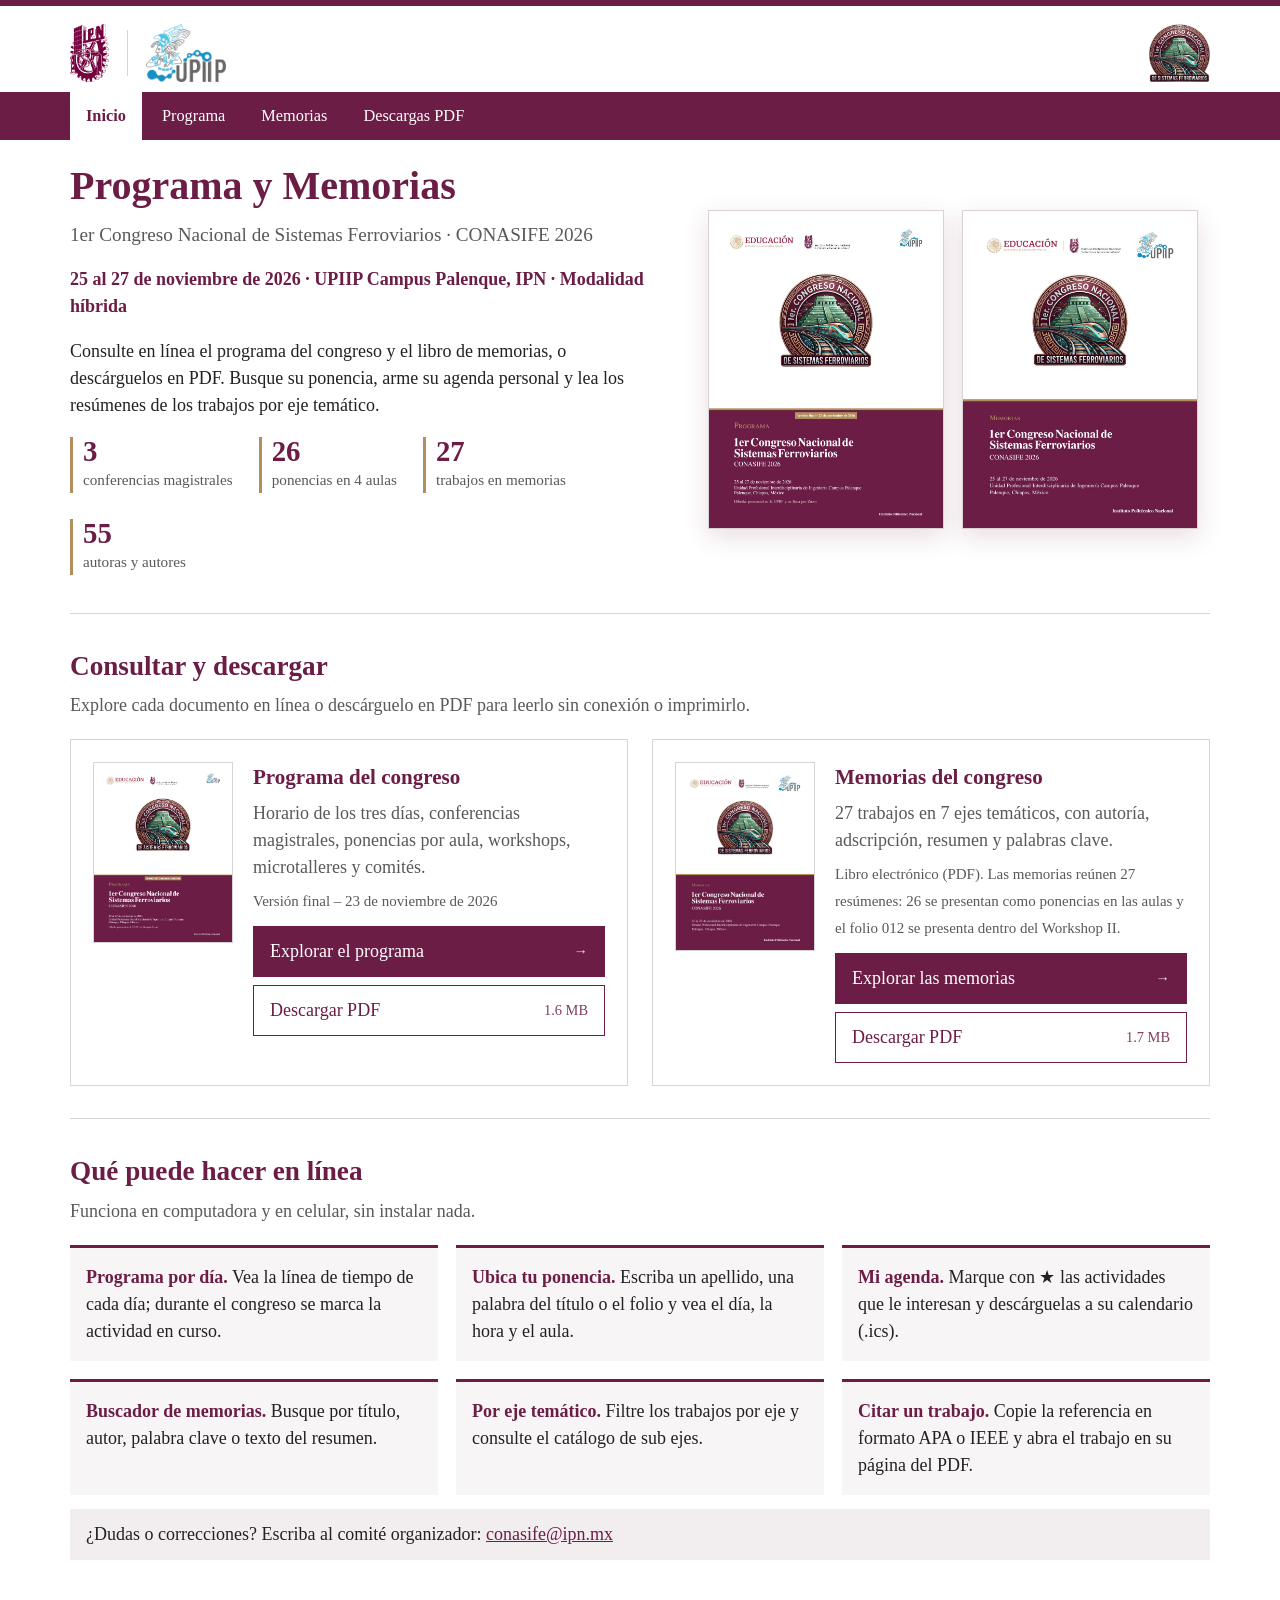
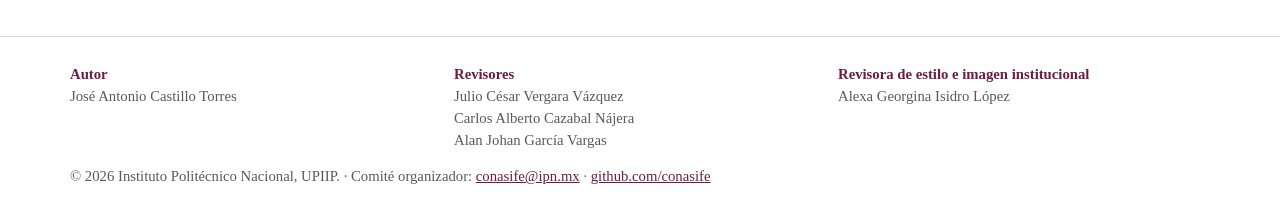
<file: index.html>
<!doctype html>
<html lang="es">
<head>
<meta charset="utf-8">
<meta name="viewport" content="width=device-width, initial-scale=1">
<title>Programa y Memorias · CONASIFE 2026</title>
<meta name="description" content="Programa y libro de memorias del 1er Congreso Nacional de Sistemas Ferroviarios (CONASIFE 2026), UPIIP Campus Palenque, IPN.">
<link rel="icon" href="img/conasife.png?v=4d07eb8a">
<link rel="stylesheet" href="css/estilo.css?v=e5c4d087">
</head>
<body>
<div class="franja"></div>
<header class="ancho">
  <div class="logos">
    <img src="img/ipn.png?v=b9242096" alt="Instituto Politécnico Nacional">
    <span class="sep"></span>
    <img src="img/upiip.png?v=c9acc29b" alt="UPIIP Campus Palenque">
    <img class="fin" src="img/conasife.png?v=4d07eb8a" alt="1er Congreso Nacional de Sistemas Ferroviarios">
  </div>
</header>
<nav class="barra" aria-label="Secciones">
  <div class="ancho">
    <a href="index.html" class="activo">Inicio</a>
    <a href="programa.html" >Programa</a>
    <a href="memorias.html" >Memorias</a>
    <a href="index.html#descargas">Descargas PDF</a>
  </div>
</nav>
<main class="ancho">
  <div class="portada">
    <div>
      <h1>Programa y Memorias</h1>
      <p class="sub">1er Congreso Nacional de Sistemas Ferroviarios · CONASIFE 2026</p>
      <p class="datos">25 al 27 de noviembre de 2026 · UPIIP Campus Palenque, IPN · Modalidad híbrida</p>
      <p>Consulte en línea el programa del congreso y el libro de memorias, o descárguelos en PDF.
         Busque su ponencia, arme su agenda personal y lea los resúmenes de los trabajos por eje temático.</p>
      <div class="cifras">
        <div><b>3</b><span>conferencias magistrales</span></div>
        <div><b>26</b><span>ponencias en 4 aulas</span></div>
        <div><b>27</b><span>trabajos en memorias</span></div>
        <div><b>55</b><span>autoras y autores</span></div>
      </div>
    </div>
    <div class="portadas">
      <img src="img/portada_programa.jpg?v=440e8525" alt="Portada del programa del congreso">
      <img src="img/portada_memorias.jpg?v=4b785886" alt="Portada del libro de memorias">
    </div>
  </div>

  <section id="descargas">
    <h2>Consultar y descargar</h2>
    <p class="intro">Explore cada documento en línea o descárguelo en PDF para leerlo sin conexión o imprimirlo.</p>
    <div class="tarjetas">
      <article class="tarjeta">
        <img src="img/portada_programa.jpg?v=440e8525" alt="">
        <div>
          <h3>Programa del congreso</h3>
          <p>Horario de los tres días, conferencias magistrales, ponencias por aula, workshops, microtalleres y comités.</p>
          <p><small>Versión final – 23 de noviembre de 2026</small></p>
          <div class="acciones">
            <a class="boton" href="programa.html"><span>Explorar el programa</span><span class="peso">→</span></a>
            <a class="boton claro" href="descargas/programa_conasife_2026.pdf?v=0e0332a1" download><span>Descargar PDF</span><span class="peso">1.6 MB</span></a>
          </div>
        </div>
      </article>
      <article class="tarjeta">
        <img src="img/portada_memorias.jpg?v=4b785886" alt="">
        <div>
          <h3>Memorias del congreso</h3>
          <p>27 trabajos en 7 ejes temáticos, con autoría, adscripción, resumen y palabras clave.</p>
          <p><small>Libro electrónico (PDF). Las memorias reúnen 27 resúmenes: 26 se presentan como ponencias en las aulas y el folio 012 se presenta dentro del Workshop II.</small></p>
          <div class="acciones">
            <a class="boton" href="memorias.html"><span>Explorar las memorias</span><span class="peso">→</span></a>
            <a class="boton claro" href="descargas/memorias_conasife_2026.pdf?v=9f05655a" download><span>Descargar PDF</span><span class="peso">1.7 MB</span></a>
          </div>
        </div>
      </article>
    </div>
  </section>

  <section>
    <h2>Qué puede hacer en línea</h2>
    <p class="intro">Funciona en computadora y en celular, sin instalar nada.</p>
    <div class="funciones">
      <div><b>Programa por día.</b> Vea la línea de tiempo de cada día; durante el congreso se marca la actividad en curso.</div>
      <div><b>Ubica tu ponencia.</b> Escriba un apellido, una palabra del título o el folio y vea el día, la hora y el aula.</div>
      <div><b>Mi agenda.</b> Marque con ★ las actividades que le interesan y descárguelas a su calendario (.ics).</div>
      <div><b>Buscador de memorias.</b> Busque por título, autor, palabra clave o texto del resumen.</div>
      <div><b>Por eje temático.</b> Filtre los trabajos por eje y consulte el catálogo de sub ejes.</div>
      <div><b>Citar un trabajo.</b> Copie la referencia en formato APA o IEEE y abra el trabajo en su página del PDF.</div>
    </div>
    <div class="aviso">¿Dudas o correcciones? Escriba al comité organizador: <a href="mailto:conasife@ipn.mx">conasife@ipn.mx</a></div>
  </section>
</main>
<footer>
  <div class="ancho">
    <div class="creditos">
      <div><b>Autor</b><br>José Antonio Castillo Torres</div>
      <div><b>Revisores</b><br>Julio César Vergara Vázquez<br>Carlos Alberto Cazabal Nájera<br>Alan Johan García Vargas</div>
      <div><b>Revisora de estilo e imagen institucional</b><br>Alexa Georgina Isidro López</div>
    </div>
    © 2026 Instituto Politécnico Nacional, UPIIP. · Comité organizador: <a href="mailto:conasife@ipn.mx">conasife@ipn.mx</a> · <a href="https://github.com/conasife/conasife-programa-memorias">github.com/conasife</a>
  </div>
</footer>
</body>
</html>
</file>
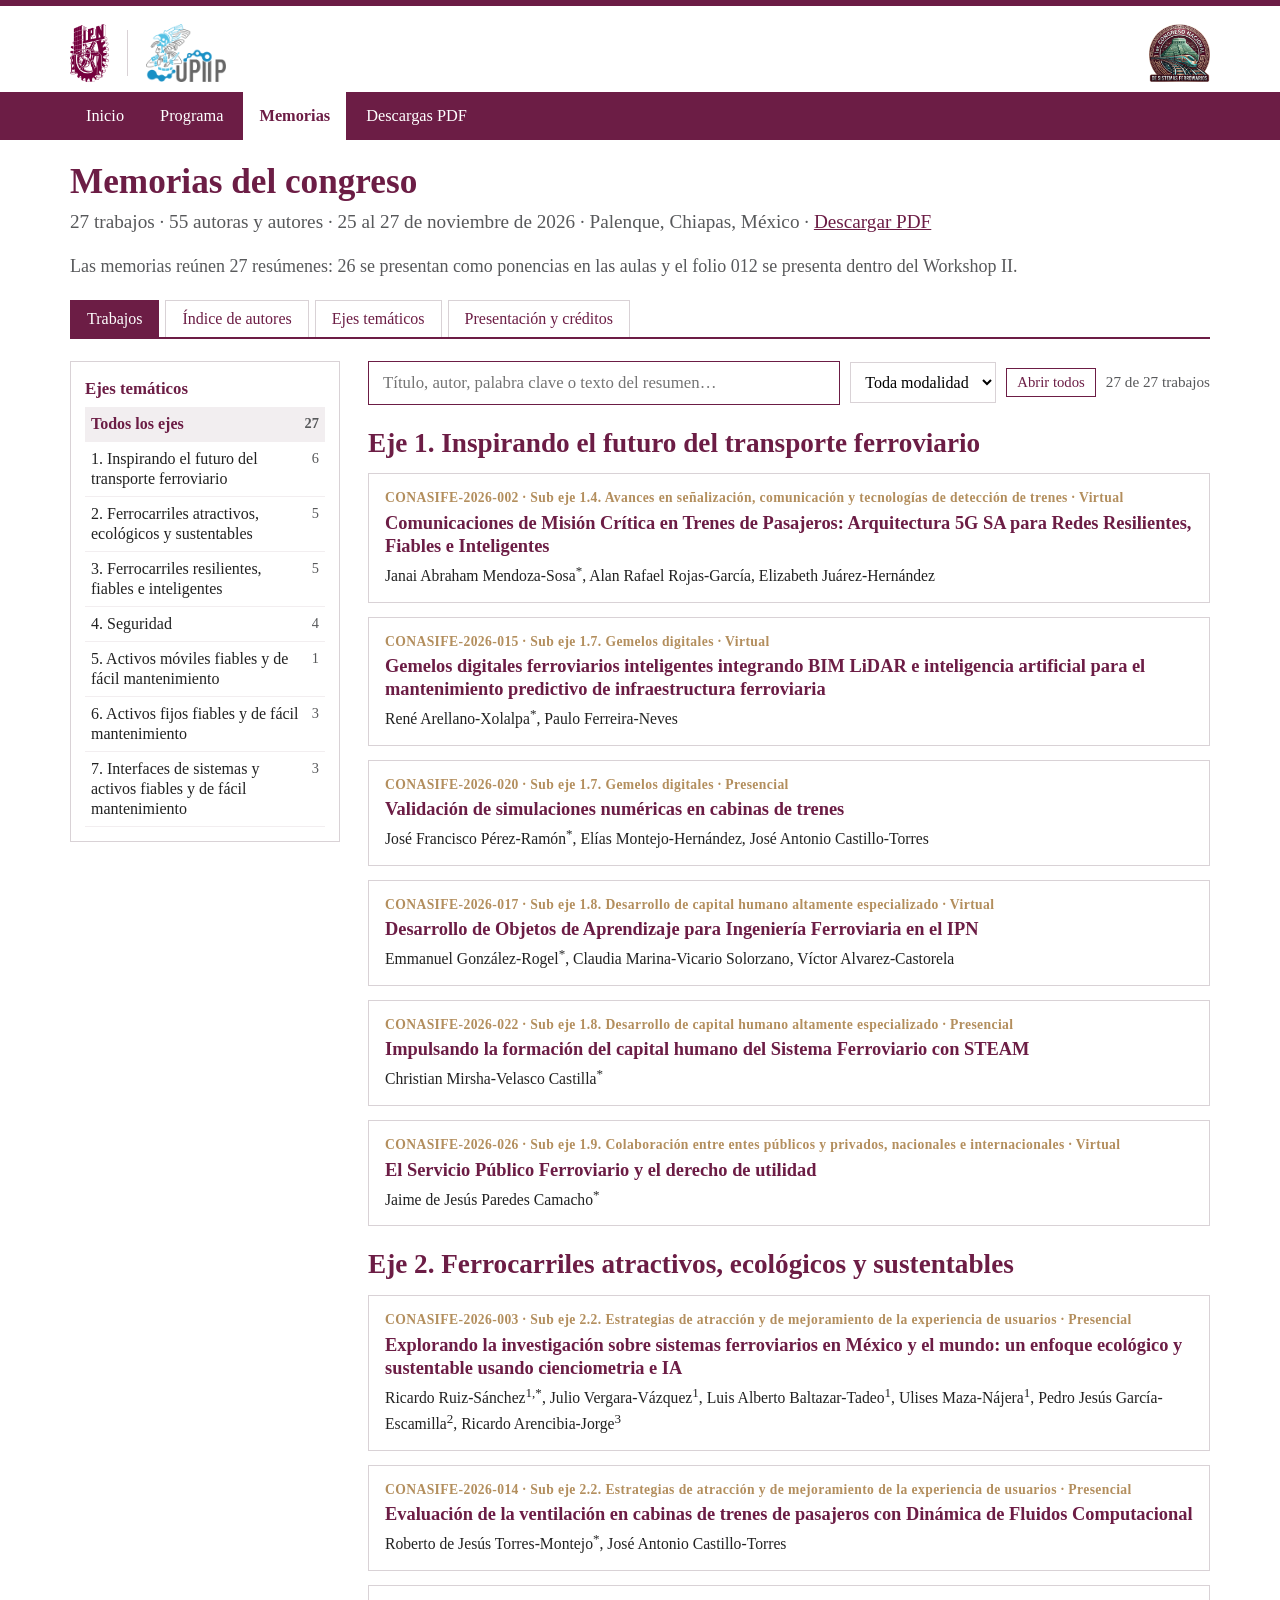
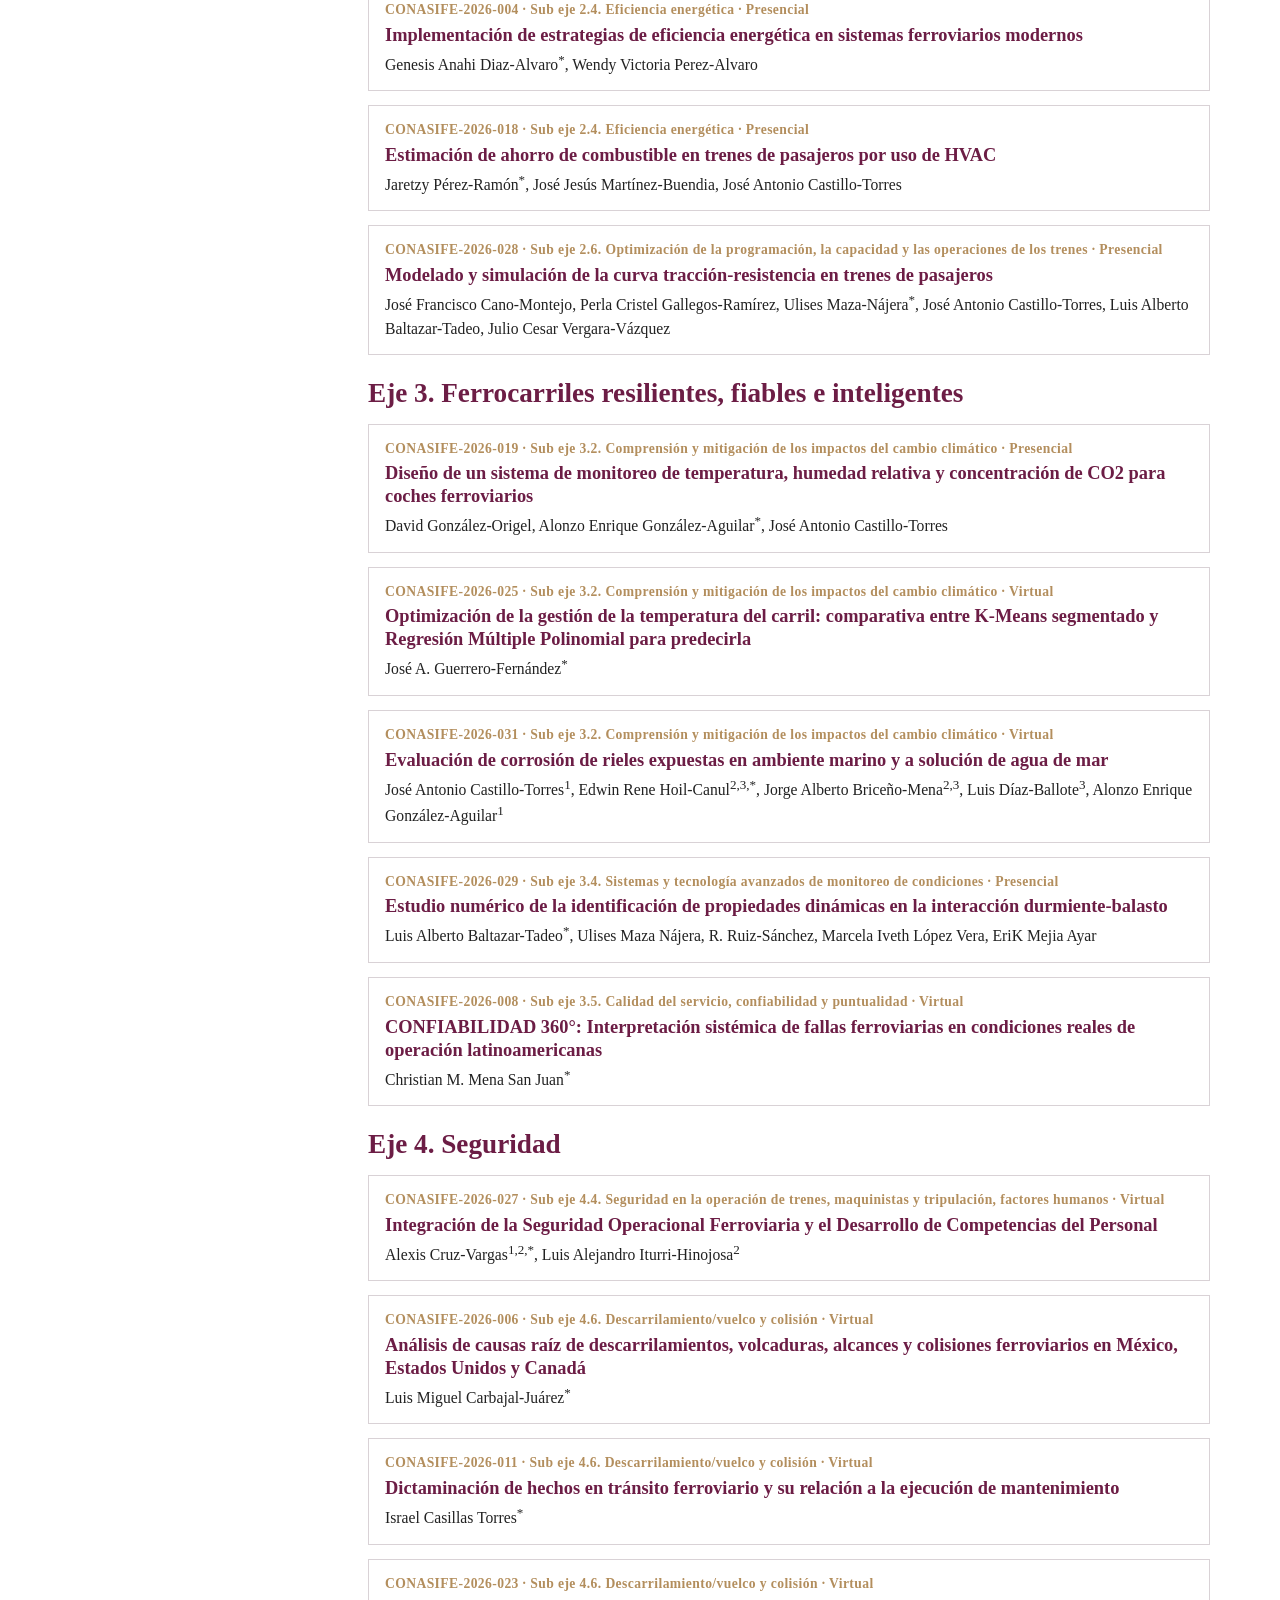
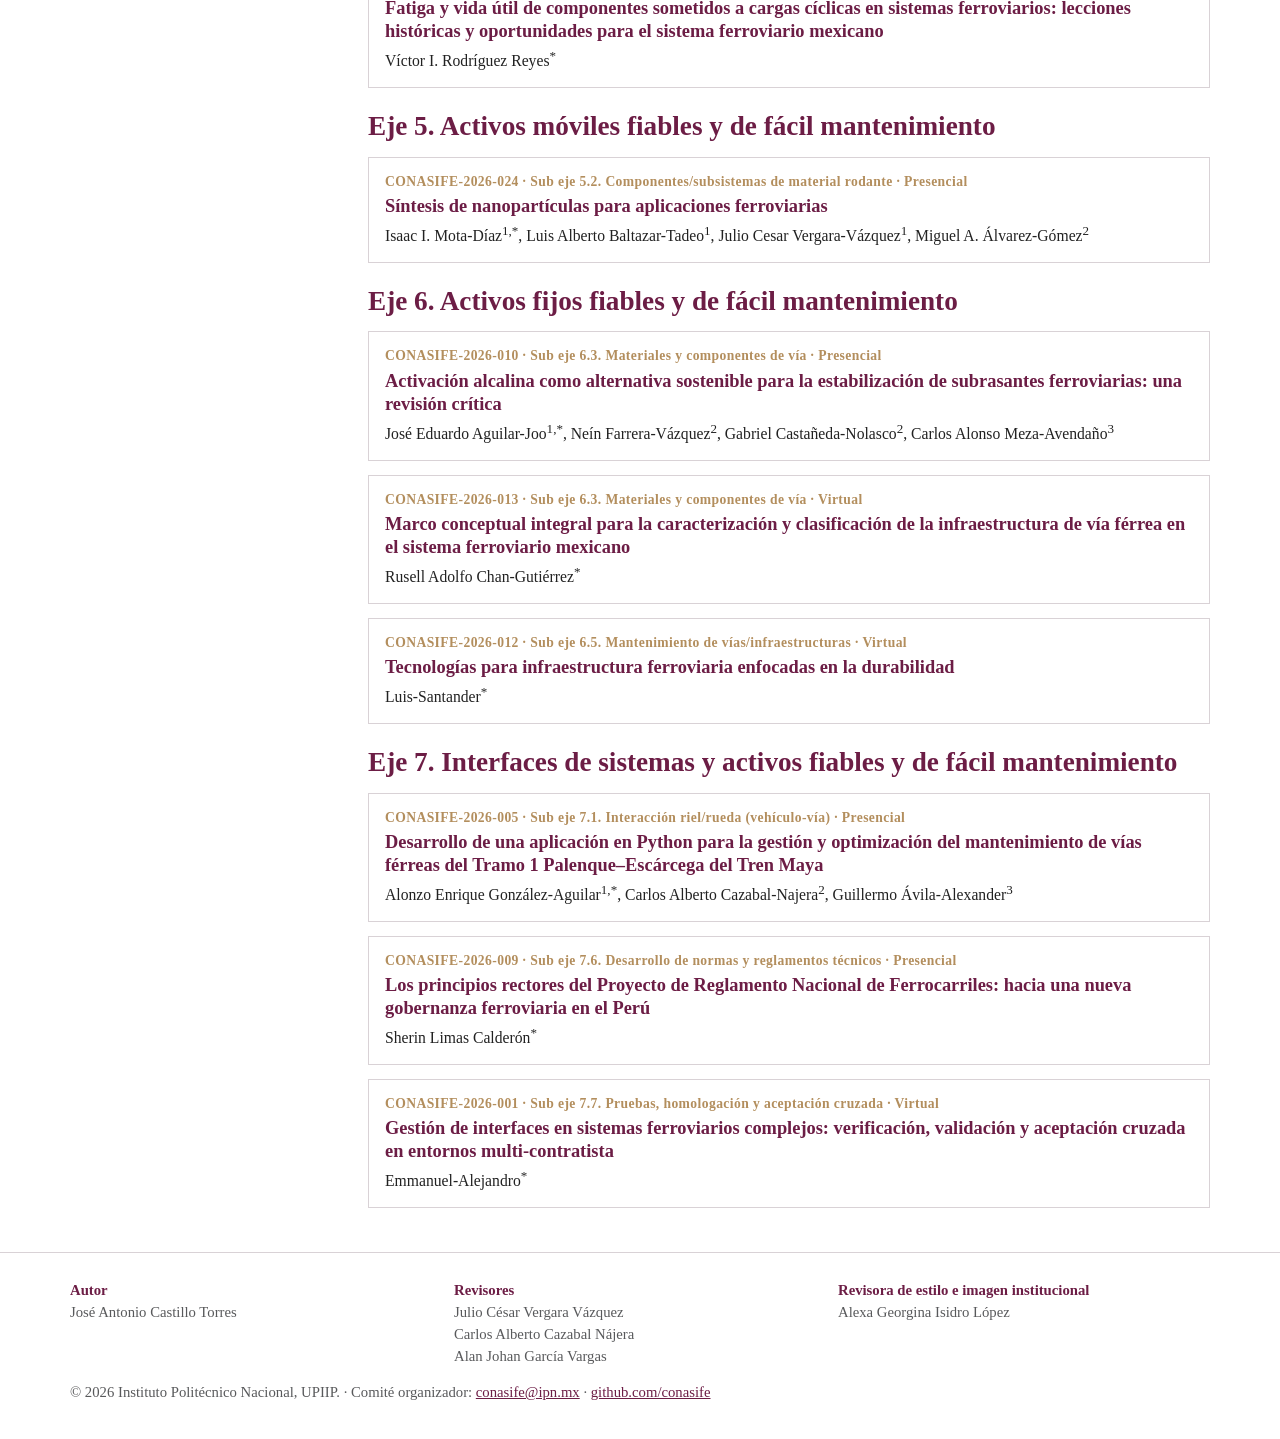
<file: memorias.html>
<!doctype html>
<html lang="es">
<head>
<meta charset="utf-8">
<meta name="viewport" content="width=device-width, initial-scale=1">
<title>Memorias · CONASIFE 2026</title>
<meta name="description" content="Memorias interactivas del 1er Congreso Nacional de Sistemas Ferroviarios: trabajos por eje, buscador, índice de autores y resúmenes.">
<link rel="icon" href="img/conasife.png?v=4d07eb8a">
<link rel="stylesheet" href="css/estilo.css?v=e5c4d087">
</head>
<body>
<div class="franja"></div>
<header class="ancho">
  <div class="logos">
    <img src="img/ipn.png?v=b9242096" alt="Instituto Politécnico Nacional">
    <span class="sep"></span>
    <img src="img/upiip.png?v=c9acc29b" alt="UPIIP Campus Palenque">
    <img class="fin" src="img/conasife.png?v=4d07eb8a" alt="1er Congreso Nacional de Sistemas Ferroviarios">
  </div>
</header>
<nav class="barra" aria-label="Secciones">
  <div class="ancho">
    <a href="index.html" >Inicio</a>
    <a href="programa.html" >Programa</a>
    <a href="memorias.html" class="activo">Memorias</a>
    <a href="index.html#descargas">Descargas PDF</a>
  </div>
</nav>
<main class="ancho">
  <h1 style="font-size:2.2rem;margin:22px 0 6px">Memorias del congreso</h1>
  <p class="sub" id="m-sub"></p>
  <p class="intro" id="m-nota"></p>
  <div class="pestanas" role="tablist">
    <button data-panel="trabajos">Trabajos</button>
    <button data-panel="autores">Índice de autores</button>
    <button data-panel="ejes">Ejes temáticos</button>
    <button data-panel="presentacion">Presentación y créditos</button>
  </div>

  <div class="panel" id="trabajos" role="tabpanel">
    <div class="memorias">
      <aside class="lateral" aria-label="Filtrar por eje">
        <h3>Ejes temáticos</h3>
        <div id="f-ejes"></div>
      </aside>
      <div>
        <div class="buscar">
          <input type="search" id="q-mem" placeholder="Título, autor, palabra clave o texto del resumen…" aria-label="Buscar en las memorias">
          <select id="f-eje" class="solo-movil" aria-label="Eje temático"></select>
          <select id="f-mod" aria-label="Modalidad"><option value="">Toda modalidad</option></select>
          <button class="boton chico claro" id="b-abrir">Abrir todos</button>
          <span class="conteo" id="c-mem"></span>
        </div>
        <div id="l-mem"></div>
      </div>
    </div>
  </div>

  <div class="panel" id="autores" role="tabpanel" hidden>
    <div class="buscar"><input type="search" id="q-aut" placeholder="Buscar autor…" aria-label="Buscar autor"></div>
    <div class="indice-autores" id="l-aut"></div>
  </div>

  <div class="panel" id="ejes" role="tabpanel" hidden>
    <div class="ejes-lista" id="l-ejes"></div>
  </div>

  <div class="panel" id="presentacion" role="tabpanel" hidden>
    <h2>Presentación</h2>
    <div id="pres"></div>
    <h2 style="margin-top:24px">Datos del libro</h2>
    <div id="libro"></div>
    <h2 style="margin-top:24px">Comités</h2>
    <div class="grupo" id="m-comites"></div>
    <h2 style="margin-top:24px">Directorio</h2>
    <div class="grupo" id="directorio"></div>
  </div>
</main>
<footer>
  <div class="ancho">
    <div class="creditos">
      <div><b>Autor</b><br>José Antonio Castillo Torres</div>
      <div><b>Revisores</b><br>Julio César Vergara Vázquez<br>Carlos Alberto Cazabal Nájera<br>Alan Johan García Vargas</div>
      <div><b>Revisora de estilo e imagen institucional</b><br>Alexa Georgina Isidro López</div>
    </div>
    © 2026 Instituto Politécnico Nacional, UPIIP. · Comité organizador: <a href="mailto:conasife@ipn.mx">conasife@ipn.mx</a> · <a href="https://github.com/conasife/conasife-programa-memorias">github.com/conasife</a>
  </div>
</footer>
<script src="js/datos.js?v=19631b6c"></script>
<script src="js/comun.js?v=7879fe49"></script>
<script src="js/memorias.js?v=57cb6717"></script>
</body>
</html>
</file>
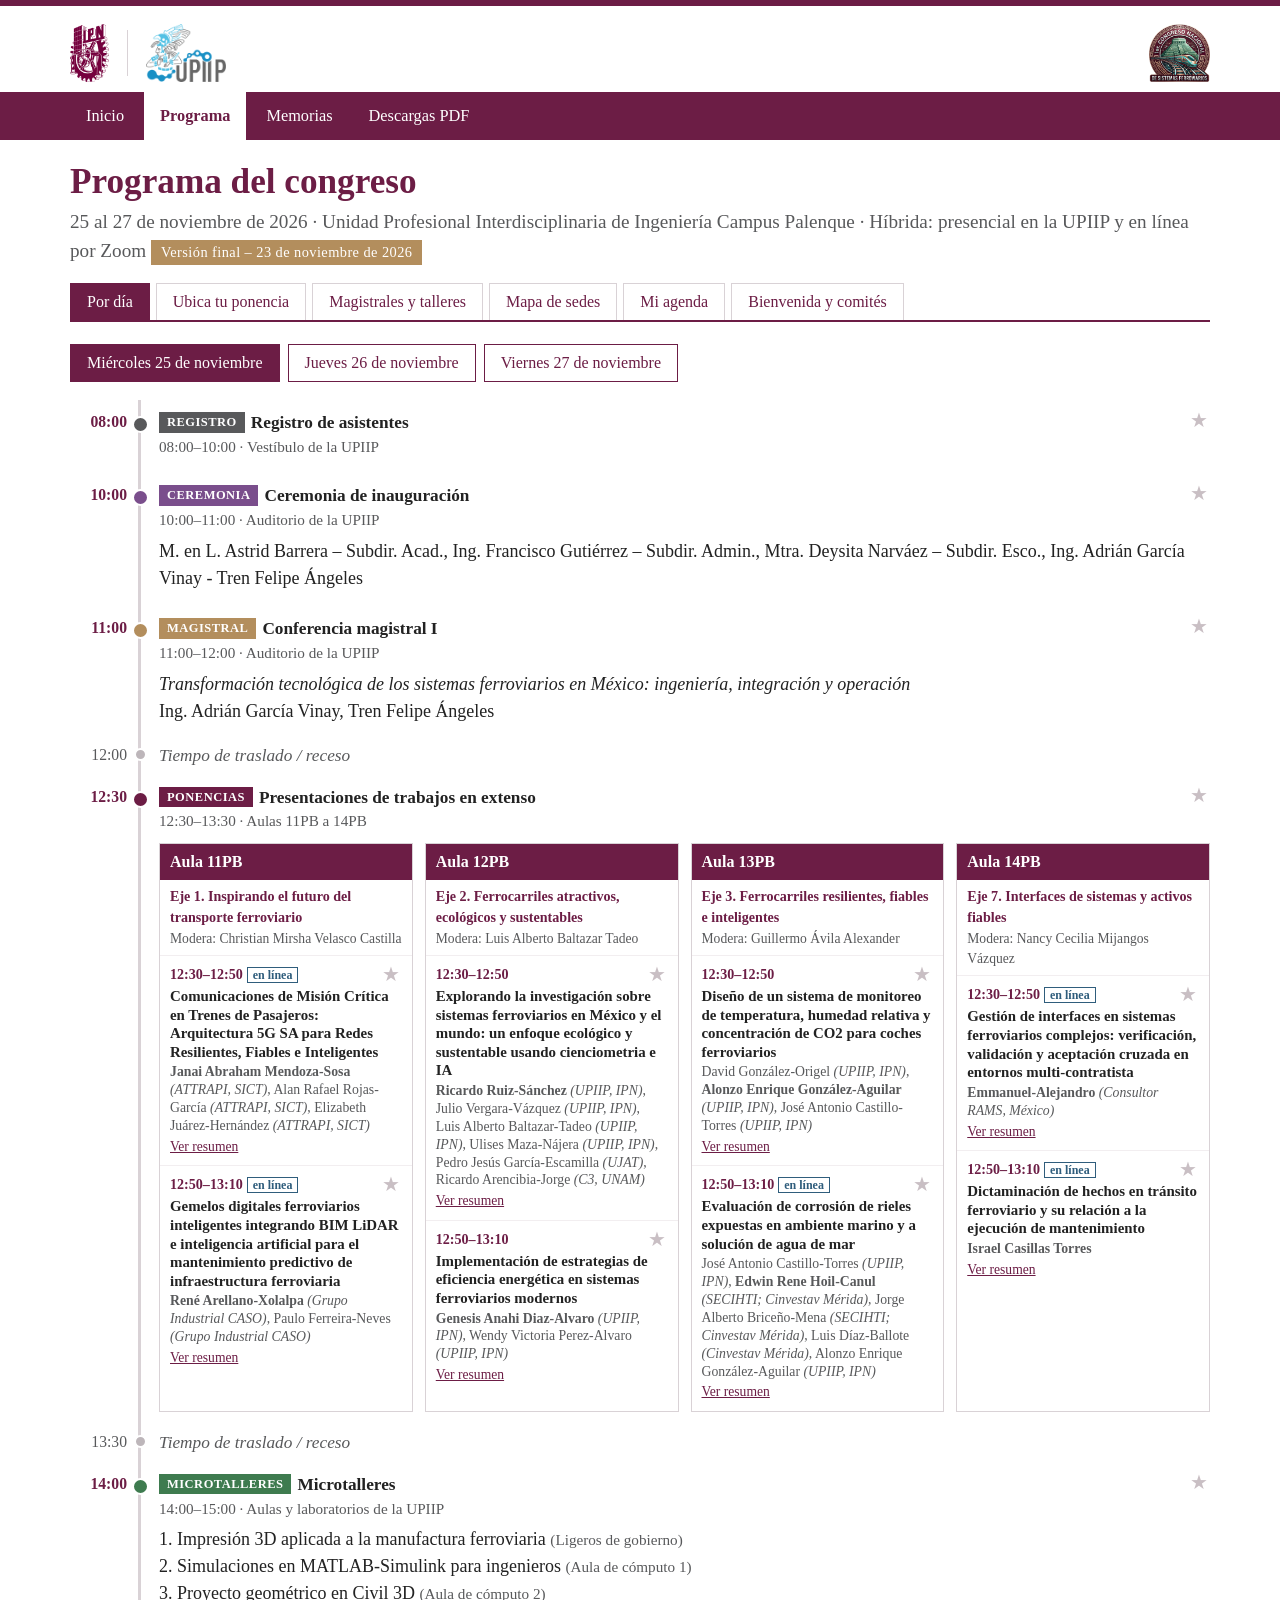
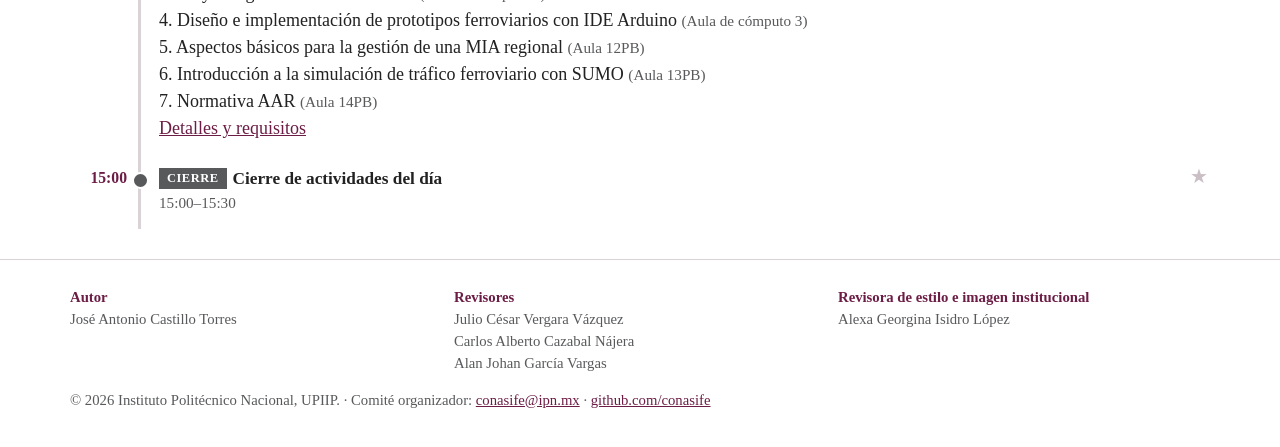
<file: programa.html>
<!doctype html>
<html lang="es">
<head>
<meta charset="utf-8">
<meta name="viewport" content="width=device-width, initial-scale=1">
<title>Programa · CONASIFE 2026</title>
<meta name="description" content="Programa interactivo del 1er Congreso Nacional de Sistemas Ferroviarios: horario por día, ubica tu ponencia, talleres y agenda personal.">
<link rel="icon" href="img/conasife.png?v=4d07eb8a">
<link rel="stylesheet" href="css/estilo.css?v=e5c4d087">
</head>
<body>
<div class="franja"></div>
<header class="ancho">
  <div class="logos">
    <img src="img/ipn.png?v=b9242096" alt="Instituto Politécnico Nacional">
    <span class="sep"></span>
    <img src="img/upiip.png?v=c9acc29b" alt="UPIIP Campus Palenque">
    <img class="fin" src="img/conasife.png?v=4d07eb8a" alt="1er Congreso Nacional de Sistemas Ferroviarios">
  </div>
</header>
<nav class="barra" aria-label="Secciones">
  <div class="ancho">
    <a href="index.html" >Inicio</a>
    <a href="programa.html" class="activo">Programa</a>
    <a href="memorias.html" >Memorias</a>
    <a href="index.html#descargas">Descargas PDF</a>
  </div>
</nav>
<main class="ancho">
  <h1 style="font-size:2.2rem;margin:22px 0 6px">Programa del congreso</h1>
  <p class="sub" id="p-sub"></p>
  <div class="pestanas" role="tablist">
    <button data-panel="dia">Por día</button>
    <button data-panel="ubica">Ubica tu ponencia</button>
    <button data-panel="talleres">Magistrales y talleres</button>
    <button data-panel="mapa" id="tab-mapa">Mapa de sedes</button>
    <button data-panel="agenda">Mi agenda <span id="n-fav"></span></button>
    <button data-panel="info">Bienvenida y comités</button>
  </div>

  <div class="panel" id="dia" role="tabpanel">
    <div class="dias" id="dias"></div>
    <div id="linea"></div>
  </div>

  <div class="panel" id="ubica" role="tabpanel" hidden>
    <p class="intro" id="ubica-nota"></p>
    <div class="buscar">
      <input type="search" id="q-pon" placeholder="Apellido, palabra del título o folio…" aria-label="Buscar ponencia">
      <select id="f-dia" aria-label="Día"><option value="">Todos los días</option></select>
      <select id="f-aula" aria-label="Aula"><option value="">Todas las aulas</option></select>
      <span class="conteo" id="c-pon"></span>
    </div>
    <table class="lista"><thead><tr><th>Cuándo y dónde</th><th>Trabajo</th><th>Autores</th><th></th></tr></thead><tbody id="t-pon"></tbody></table>
  </div>

  <div class="panel" id="talleres" role="tabpanel" hidden>
    <h2>Conferencias magistrales</h2>
    <div class="fichas" id="l-mag"></div>
    <h2 style="margin-top:28px">Workshops con la industria</h2>
    <div class="fichas" id="l-ws"></div>
    <h2 style="margin-top:28px">Microtalleres</h2>
    <p class="intro" id="h-micro"></p>
    <div class="fichas" id="l-micro"></div>
  </div>

  <div class="panel" id="mapa" role="tabpanel" hidden>
    <p class="intro">Ubicación del Auditorio y de las aulas 11PB a 14PB dentro de la UPIIP, donde se realizan las conferencias magistrales, los workshops y las presentaciones de trabajos.</p>
    <figure class="mapa"><img id="img-mapa" src="img/mapa_upiip.svg?v=733b72be" alt="Mapa esquemático de la UPIIP con el Auditorio y las aulas 11PB a 14PB"></figure>
    <div class="buscar" id="desc-mapa"></div>
  </div>

  <div class="panel" id="agenda" role="tabpanel" hidden>
    <p class="intro">Marque con ★ las actividades y ponencias que quiere ver. Se guardan solo en este navegador.</p>
    <div class="buscar">
      <button class="boton chico" id="b-ics">Descargar a mi calendario (.ics)</button>
      <button class="boton chico claro" id="b-imp" onclick="window.print()">Imprimir</button>
      <button class="boton chico claro" id="b-borrar">Vaciar mi agenda</button>
    </div>
    <div id="l-agenda"></div>
  </div>

  <div class="panel" id="info" role="tabpanel" hidden>
    <div id="bienvenida"></div>
    <h2 style="margin-top:24px">Comités</h2>
    <div class="grupo" id="comites"></div>
  </div>
</main>
<footer>
  <div class="ancho">
    <div class="creditos">
      <div><b>Autor</b><br>José Antonio Castillo Torres</div>
      <div><b>Revisores</b><br>Julio César Vergara Vázquez<br>Carlos Alberto Cazabal Nájera<br>Alan Johan García Vargas</div>
      <div><b>Revisora de estilo e imagen institucional</b><br>Alexa Georgina Isidro López</div>
    </div>
    © 2026 Instituto Politécnico Nacional, UPIIP. · Comité organizador: <a href="mailto:conasife@ipn.mx">conasife@ipn.mx</a> · <a href="https://github.com/conasife/conasife-programa-memorias">github.com/conasife</a>
  </div>
</footer>
<script src="js/datos.js?v=19631b6c"></script>
<script src="js/comun.js?v=7879fe49"></script>
<script src="js/programa.js?v=367e5b23"></script>
</body>
</html>
</file>
<file: css/estilo.css>
/* CONASIFE 2026 · Programa y Memorias · estilo común
   Autor: José Antonio Castillo Torres · © 2026 Instituto Politécnico Nacional */
:root {
  --guinda:#6C1D45; --guinda-osc:#4E1432; --dorado:#B38E5D; --rosa:#F2EEF0; --rosa2:#F8F5F6;
  --gris:#58595B; --linea:#D9D2D6; --texto:#222; --fondo:#fff;
  --ponencias:#6C1D45; --magistral:#B38E5D; --workshop:#2F5D7C; --microtaller:#3E7B4F;
  --ceremonia:#7A4E8C; --registro:#58595B; --receso:#BDB6BA;
}
* { box-sizing:border-box; }
html, body { margin:0; }
html { scroll-padding-top:70px; }
body { font-family:"Times New Roman", Times, serif; color:var(--texto); background:var(--fondo); font-size:18px; line-height:1.5; }
a { color:var(--guinda); }
button, input, select { font-family:inherit; font-size:1rem; }
.franja { height:6px; background:var(--guinda); }
.ancho { max-width:1180px; margin:0 auto; padding:0 20px; }
.logos { display:flex; align-items:center; gap:18px; padding:18px 0 10px; }
.logos img { height:58px; width:auto; }
.logos .sep { width:1px; height:46px; background:var(--linea); }
.logos .fin { margin-left:auto; }

/* barra de navegación */
nav.barra { position:sticky; top:0; z-index:20; background:var(--guinda); }
nav.barra .ancho { display:flex; gap:4px; flex-wrap:wrap; }
nav.barra a { color:#fff; text-decoration:none; padding:12px 16px; font-size:1.02rem; }
nav.barra a:hover { background:var(--guinda-osc); }
nav.barra a.activo { background:#fff; color:var(--guinda); font-weight:bold; }

h1 { color:var(--guinda); line-height:1.12; }
h2 { color:var(--guinda); font-size:1.7rem; margin:0 0 6px; }
h3 { color:var(--guinda); margin:0 0 6px; }
.sub { font-size:1.2rem; color:var(--gris); margin:0 0 16px; }
.intro { color:var(--gris); margin:0 0 20px; }
section { padding:32px 0; border-top:1px solid var(--linea); }
.pend { color:var(--dorado); font-style:italic; }
.aviso { background:var(--rosa); padding:12px 16px; margin:14px 0; }
.borrador { display:inline-block; background:var(--dorado); color:#fff; padding:2px 10px; font-size:.9rem; letter-spacing:.03em; }

/* botones */
.boton { display:inline-flex; justify-content:space-between; align-items:center; gap:14px; background:var(--guinda); color:#fff;
  text-decoration:none; padding:11px 16px; border:1px solid var(--guinda); cursor:pointer; }
.boton:hover { background:var(--guinda-osc); }
.boton.claro { background:#fff; color:var(--guinda); }
.boton.claro:hover { background:var(--rosa); }
.boton .peso { opacity:.85; font-size:.9rem; white-space:nowrap; }
.boton.chico { padding:5px 10px; font-size:.92rem; }

/* portada (index) */
.portada { display:grid; grid-template-columns:1.15fr 1fr; gap:36px; align-items:center; padding:24px 0 38px; }
.portada h1 { font-size:2.5rem; margin:0 0 12px; }
.portada .datos { color:var(--guinda); font-weight:bold; margin:0 0 18px; }
.cifras { display:flex; gap:26px; flex-wrap:wrap; margin:18px 0 0; }
.cifras div { border-left:3px solid var(--dorado); padding-left:10px; }
.cifras b { display:block; font-size:1.8rem; color:var(--guinda); line-height:1; }
.cifras span { color:var(--gris); font-size:.95rem; }
.portadas { display:flex; gap:18px; justify-content:center; }
.portadas img { width:46%; border:1px solid var(--linea); box-shadow:0 8px 24px rgba(108,29,69,.15); }
.tarjetas { display:grid; grid-template-columns:repeat(2, 1fr); gap:24px; }
.tarjeta { border:1px solid var(--linea); padding:22px; display:grid; grid-template-columns:140px 1fr; gap:20px; }
.tarjeta img { width:100%; border:1px solid var(--linea); }
.tarjeta .acciones { display:flex; flex-direction:column; gap:8px; margin-top:12px; }
.tarjeta p { margin:0 0 6px; color:var(--gris); }
.funciones { display:grid; grid-template-columns:repeat(3, 1fr); gap:18px; }
.funciones div { background:var(--rosa2); padding:16px; border-top:3px solid var(--guinda); }
.funciones b { color:var(--guinda); }

/* pestañas */
.pestanas { display:flex; gap:6px; flex-wrap:wrap; border-bottom:2px solid var(--guinda); margin:18px 0 22px; }
.pestanas button { background:#fff; border:1px solid var(--linea); border-bottom:none; padding:9px 16px; cursor:pointer; color:var(--guinda); }
.pestanas button[aria-selected="true"] { background:var(--guinda); color:#fff; border-color:var(--guinda); }
.panel[hidden] { display:none; }

/* buscador */
.buscar { display:flex; gap:10px; flex-wrap:wrap; align-items:center; margin-bottom:16px; }
.buscar input[type=search] { flex:1 1 320px; padding:11px 14px; border:1px solid var(--guinda); font-size:1.05rem; }
.buscar select { padding:10px; border:1px solid var(--linea); background:#fff; max-width:100%; min-width:0; }
.conteo { color:var(--gris); font-size:.95rem; }
mark { background:#F6E7C8; padding:0 1px; }

/* programa: días */
.dias { display:flex; gap:8px; flex-wrap:wrap; margin-bottom:18px; }
.dias button { border:1px solid var(--guinda); background:#fff; color:var(--guinda); padding:9px 16px; cursor:pointer; }
.dias button[aria-pressed="true"] { background:var(--guinda); color:#fff; }
.linea-tiempo { border-left:3px solid var(--linea); margin-left:68px; }
.bloque { position:relative; padding:10px 0 14px 18px; }
.bloque .hora { position:absolute; left:-80px; top:10px; width:66px; text-align:right; font-weight:bold; color:var(--guinda); font-size:.98rem; }
.bloque::before { content:""; position:absolute; left:-9px; top:16px; width:13px; height:13px; border-radius:50%; background:var(--c, var(--guinda)); border:2px solid #fff; }
.bloque .tit { font-weight:bold; font-size:1.08rem; }
.bloque .lugar { color:var(--gris); font-size:.95rem; }
.bloque.receso { padding-top:4px; padding-bottom:6px; color:var(--gris); font-size:.95rem; }
.bloque.receso .tit { font-weight:normal; font-style:italic; }
.bloque.receso .hora { font-weight:normal; color:var(--gris); top:4px; }
.bloque.receso::before { top:9px; width:9px; height:9px; left:-7px; }
.bloque.ahora { background:linear-gradient(90deg, #FFF6E6, transparent); }
.etiqueta { display:inline-block; font-size:.78rem; color:#fff; background:var(--c, var(--guinda)); padding:1px 8px; margin-right:6px; vertical-align:2px; text-transform:uppercase; letter-spacing:.04em; }
.detalle { margin-top:6px; color:var(--texto); }
.aulas { display:grid; grid-template-columns:repeat(4, 1fr); gap:12px; margin-top:10px; }
.aula { border:1px solid var(--linea); background:#fff; }
.aula h4 { margin:0; background:var(--guinda); color:#fff; padding:6px 10px; font-size:1rem; }
.aula .eje { padding:6px 10px 0; font-size:.88rem; color:var(--guinda); font-weight:bold; }
.aula .mod { padding:0 10px 6px; font-size:.85rem; color:var(--gris); border-bottom:1px solid var(--rosa); }
.pon { padding:8px 10px; border-bottom:1px solid var(--rosa); font-size:.93rem; position:relative; }
.pon:last-child { border-bottom:none; }
.pon .h { font-weight:bold; color:var(--guinda); font-size:.88rem; }
.pon .t { font-weight:bold; line-height:1.25; margin:2px 0; }
.pon .a { color:var(--gris); font-size:.86rem; line-height:1.3; }
.pon .mod-v { font-size:.75rem; color:var(--workshop); border:1px solid var(--workshop); padding:0 5px; margin-left:4px; }
.pon a.ver { font-size:.85rem; }
.estrella { background:none; border:none; cursor:pointer; font-size:1.25rem; line-height:1; color:#C9BFC4; padding:0 2px; float:right; }
.estrella[aria-pressed="true"] { color:var(--dorado); }

/* tablas de resultados */
table.lista { width:100%; border-collapse:collapse; font-size:.97rem; }
table.lista th { text-align:left; background:var(--guinda); color:#fff; padding:8px 10px; font-weight:normal; position:sticky; top:46px; }
table.lista td { padding:8px 10px; border-bottom:1px solid var(--linea); vertical-align:top; }
table.lista tr:nth-child(even) td { background:var(--rosa2); }
table.lista td.cuando { white-space:nowrap; color:var(--guinda); font-weight:bold; }

.fichas { display:grid; grid-template-columns:repeat(2, 1fr); gap:18px; }
.ficha { border:1px solid var(--linea); padding:16px 18px; border-top:4px solid var(--c, var(--guinda)); }
.ficha .cuando { color:var(--guinda); font-weight:bold; }
.ficha p { margin:6px 0; }

/* memorias */
.memorias { display:grid; grid-template-columns:270px 1fr; gap:28px; align-items:start; }
.lateral { position:sticky; top:62px; border:1px solid var(--linea); padding:14px; max-height:calc(100vh - 80px); overflow:auto; }
.lateral h3 { font-size:1.05rem; }
.lateral button { display:flex; justify-content:space-between; gap:8px; width:100%; text-align:left; background:none; border:none; padding:7px 6px; cursor:pointer; color:var(--texto); border-bottom:1px solid var(--rosa); line-height:1.25; }
.lateral button:hover { background:var(--rosa2); }
.lateral button[aria-pressed="true"] { background:var(--rosa); color:var(--guinda); font-weight:bold; }
.lateral .n { color:var(--gris); font-size:.9rem; }
.trabajo { border:1px solid var(--linea); margin-bottom:14px; }
.trabajo summary { list-style:none; cursor:pointer; padding:14px 16px; }
.trabajo summary::-webkit-details-marker { display:none; }
.trabajo summary:hover { background:var(--rosa2); }
.trabajo[open] summary { background:var(--rosa); }
.trabajo .clave { font-size:.85rem; color:var(--dorado); font-weight:bold; letter-spacing:.03em; }
.trabajo .t { font-size:1.15rem; font-weight:bold; color:var(--guinda); line-height:1.25; margin:3px 0; }
.trabajo .a { color:var(--texto); font-size:.98rem; }
.trabajo .mas { padding:4px 18px 16px; }
.trabajo .ads { font-size:.9rem; color:var(--gris); font-style:italic; margin:4px 0 10px; }
.trabajo .resumen { text-align:justify; }
.chips { display:flex; flex-wrap:wrap; gap:6px; margin:8px 0; }
.chip { border:1px solid var(--guinda); color:var(--guinda); background:#fff; padding:2px 10px; font-size:.88rem; cursor:pointer; border-radius:12px; }
.chip:hover { background:var(--rosa); }
.acciones-t { display:flex; flex-wrap:wrap; gap:8px; margin-top:12px; }
.presenta { background:var(--rosa2); border-left:3px solid var(--dorado); padding:6px 12px; margin:10px 0; font-size:.95rem; }
.indice-autores { columns:3; column-gap:30px; }
.indice-autores div { break-inside:avoid; padding:3px 0; font-size:.96rem; }
.indice-autores .letra { font-weight:bold; color:var(--guinda); font-size:1.2rem; margin-top:10px; border-bottom:1px solid var(--linea); }
.indice-autores button { background:none; border:none; color:var(--guinda); cursor:pointer; padding:0 2px; text-decoration:underline; font-size:.9rem; }
.ejes-lista h3 { margin-top:18px; }
.ejes-lista ol { margin:4px 0 0; }
.grupo { display:grid; grid-template-columns:repeat(3, 1fr); gap:16px; }
.grupo div { background:var(--rosa2); padding:12px 14px; }
.grupo b { color:var(--guinda); display:block; margin-bottom:4px; }
.solo-movil { display:none; }
figure.mapa { margin:0 0 16px; border:1px solid var(--linea); padding:10px; background:#fff; }
figure.mapa img { display:block; width:100%; max-width:900px; height:auto; margin:0 auto; }
.copiado { position:fixed; bottom:20px; left:50%; transform:translateX(-50%); background:var(--guinda); color:#fff; padding:10px 18px; z-index:50; }

footer { border-top:1px solid var(--linea); padding:26px 20px 36px; color:var(--gris); font-size:.92rem; margin-top:30px; }
footer .creditos { display:grid; grid-template-columns:repeat(3, 1fr); gap:12px; margin-bottom:14px; }
footer b { color:var(--guinda); }

@media (max-width:980px) {
  .aulas { grid-template-columns:repeat(2, 1fr); }
  .memorias { grid-template-columns:1fr; }
  .lateral { display:none; }
  .solo-movil { display:block; flex:1 1 100%; width:100%; }
  .indice-autores { columns:2; }
}
@media (max-width:860px) {
  .portada, .tarjetas, .funciones, footer .creditos, .fichas, .grupo { grid-template-columns:1fr; }
  .portada h1 { font-size:2rem; }
  .logos img { height:44px; }
}
@media (max-width:560px) {
  body { font-size:17px; }
  .ancho { padding:0 16px; }
  .aulas { grid-template-columns:1fr; }
  .tarjeta { grid-template-columns:90px 1fr; gap:14px; padding:16px; }
  .linea-tiempo { margin-left:0; border-left:none; }
  .bloque { padding-left:0; }
  .bloque .hora { position:static; display:block; width:auto; text-align:left; }
  .bloque::before { display:none; }
  .indice-autores { columns:1; }
  table.lista th { position:static; }
  table.lista, table.lista tbody, table.lista tr, table.lista td { display:block; }
  table.lista thead { display:none; }
  table.lista tr { border-bottom:2px solid var(--linea); padding:6px 0; }
  table.lista td { border:none; padding:2px 6px; }
  nav.barra a { padding:10px 11px; }
  .logos .sep { display:none; }
}
@media print {
  nav.barra, .pestanas, .buscar, .estrella, .lateral, .acciones-t, footer .creditos { display:none !important; }
  .memorias { grid-template-columns:1fr; }
}
</file>
